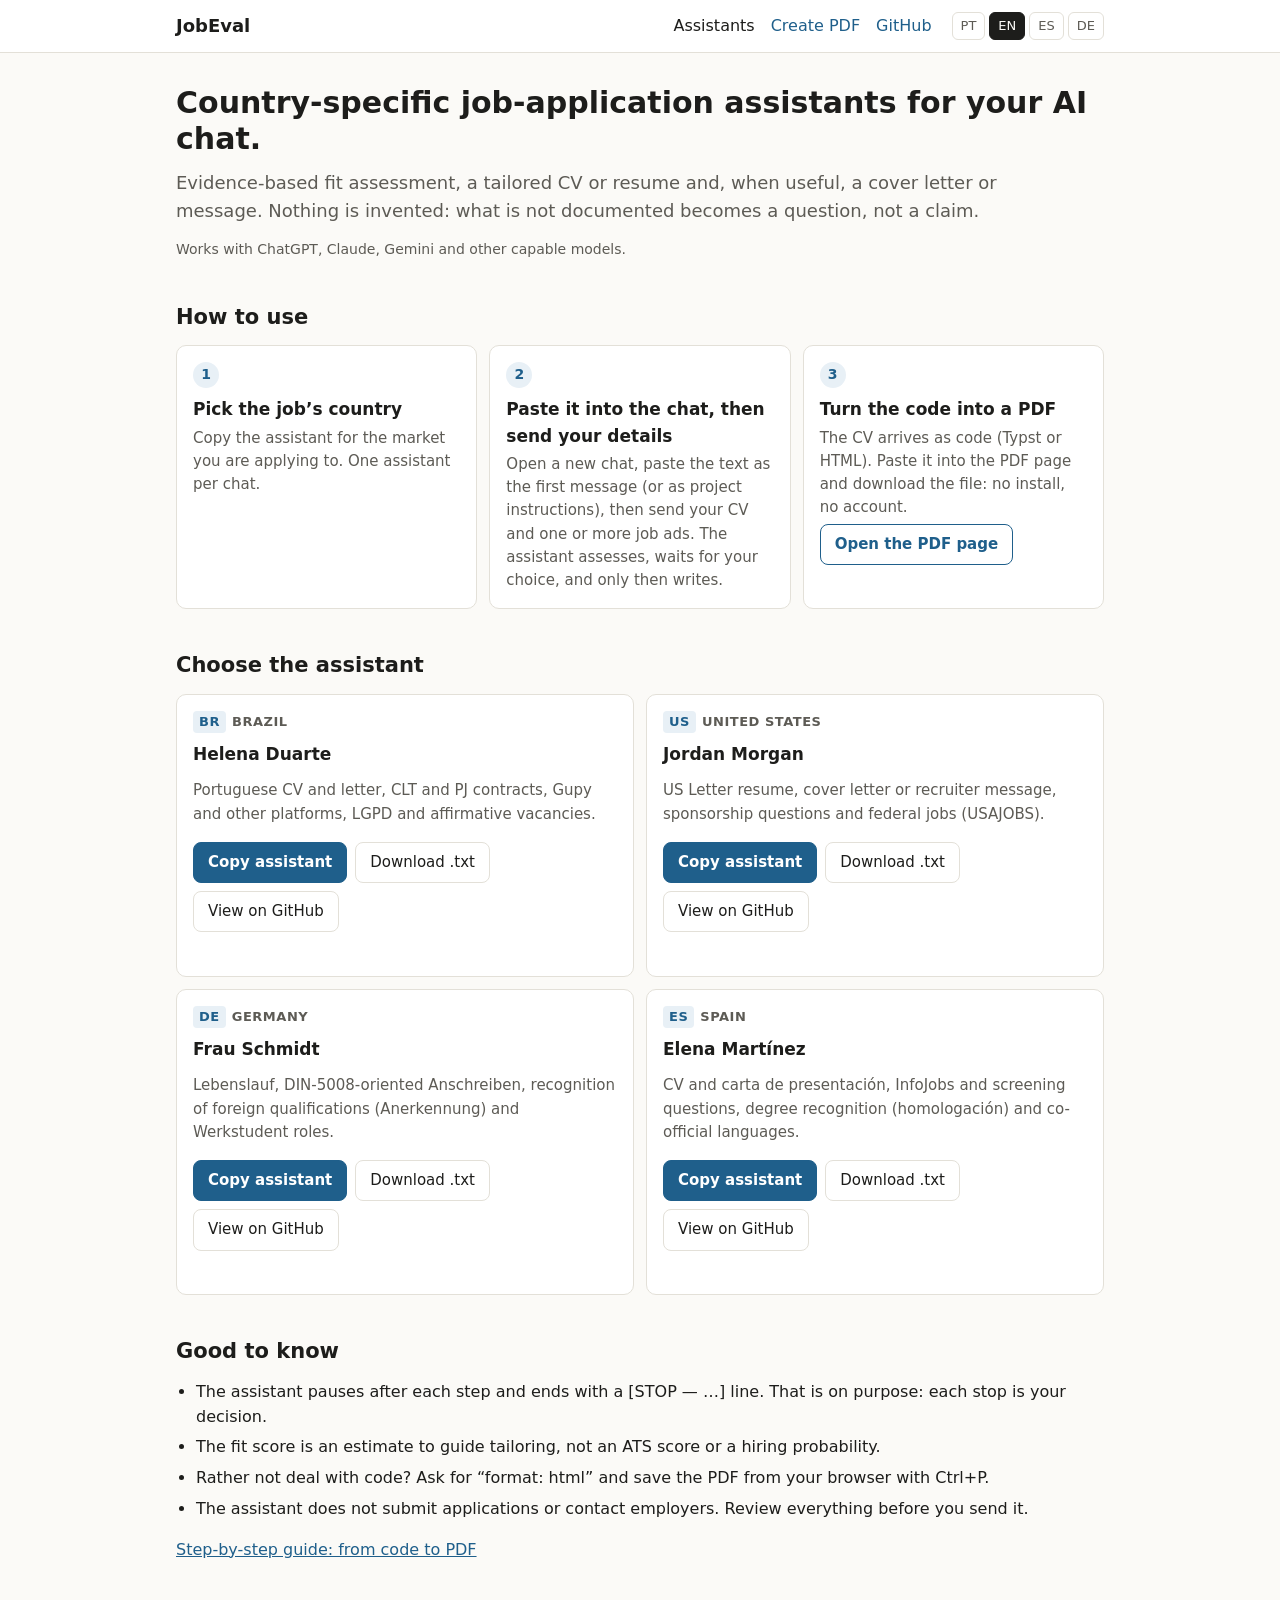
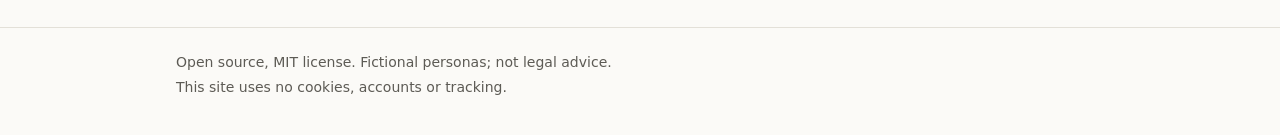
<file: docs/index.html>
<!DOCTYPE html>
<html lang="pt-BR" data-title-key="meta.title.home">
<head>
<meta charset="utf-8">
<meta name="viewport" content="width=device-width, initial-scale=1">
<meta http-equiv="Content-Security-Policy" content="default-src 'none'; script-src 'self'; style-src 'self'; img-src 'self' data:; connect-src https://raw.githubusercontent.com; base-uri 'none'; form-action 'none'">
<meta name="referrer" content="no-referrer">
<meta name="description" content="JobEval: country-specific job-application assistants (Brazil, United States, Germany, Spain) for any capable LLM, plus a no-install code-to-PDF tool.">
<title>JobEval</title>
<link rel="icon" href="data:image/svg+xml,%3Csvg xmlns='http://www.w3.org/2000/svg' viewBox='0 0 32 32'%3E%3Crect width='32' height='32' rx='6' fill='%231f5f8b'/%3E%3Ctext x='16' y='22' font-family='Georgia,serif' font-size='18' font-weight='700' text-anchor='middle' fill='white'%3EJ%3C/text%3E%3C/svg%3E">
<link rel="stylesheet" href="assets/site.css">
<script src="assets/i18n.js"></script>
<script src="assets/home.js" defer></script>
</head>
<body>
<header class="topbar">
  <div class="wrap">
    <a class="brand" href="./">JobEval</a>
    <nav class="nav" aria-label="JobEval">
      <a href="./" aria-current="page" data-i18n="nav.home">Assistentes</a>
      <a href="pdf.html" data-i18n="nav.pdf">Gerar PDF</a>
      <a href="https://github.com/MaloneFreak/JobEval" data-i18n="nav.github">GitHub</a>
    </nav>
    <div class="langs" role="group" aria-label="Language">
      <button type="button" data-lang="pt" aria-pressed="false">PT</button>
      <button type="button" data-lang="en" aria-pressed="false">EN</button>
      <button type="button" data-lang="es" aria-pressed="false">ES</button>
      <button type="button" data-lang="de" aria-pressed="false">DE</button>
    </div>
  </div>
</header>

<main class="wrap">
  <h1 data-i18n="home.title">Assistentes de candidatura por país, para usar no seu chat de IA.</h1>
  <p class="lead" data-i18n="home.lead"></p>
  <p class="note" data-i18n="home.works"></p>

  <h2 data-i18n="steps.title">Como usar</h2>
  <ol class="steps">
    <li>
      <h3 data-i18n="step1.title"></h3>
      <p data-i18n="step1.text"></p>
    </li>
    <li>
      <h3 data-i18n="step2.title"></h3>
      <p data-i18n="step2.text"></p>
    </li>
    <li>
      <h3 data-i18n="step3.title"></h3>
      <p data-i18n="step3.text"></p>
      <p><a class="btn secondary" href="pdf.html" data-i18n="step3.cta">Abrir a página de PDF</a></p>
    </li>
  </ol>

  <h2 data-i18n="personas.title">Escolha o assistente</h2>
  <div class="cards" id="cards"></div>

  <h2 data-i18n="tips.title">Bom saber</h2>
  <ul class="tips">
    <li data-i18n="tip1"></li>
    <li data-i18n="tip2"></li>
    <li data-i18n="tip3"></li>
    <li data-i18n="tip4"></li>
  </ul>
  <p><a href="https://github.com/MaloneFreak/JobEval/blob/main/docs/guides/pdf.pt-BR.md" data-i18n-href="guide.href" data-i18n="guide.link">Guia passo a passo</a></p>
</main>

<footer>
  <div class="wrap">
    <p data-i18n="footer.license"></p>
    <p data-i18n="footer.privacy"></p>
  </div>
</footer>

<template id="card-template">
  <article class="card">
    <div class="market"><span class="badge"></span><span class="market-name"></span></div>
    <h3 class="persona-name"></h3>
    <p class="desc"></p>
    <div class="version"></div>
    <div class="actions">
      <button type="button" class="btn copy"></button>
      <a class="btn quiet download"></a>
      <a class="btn quiet view"></a>
    </div>
    <div class="feedback" role="status" aria-live="polite"></div>
  </article>
</template>
</body>
</html>
</file>
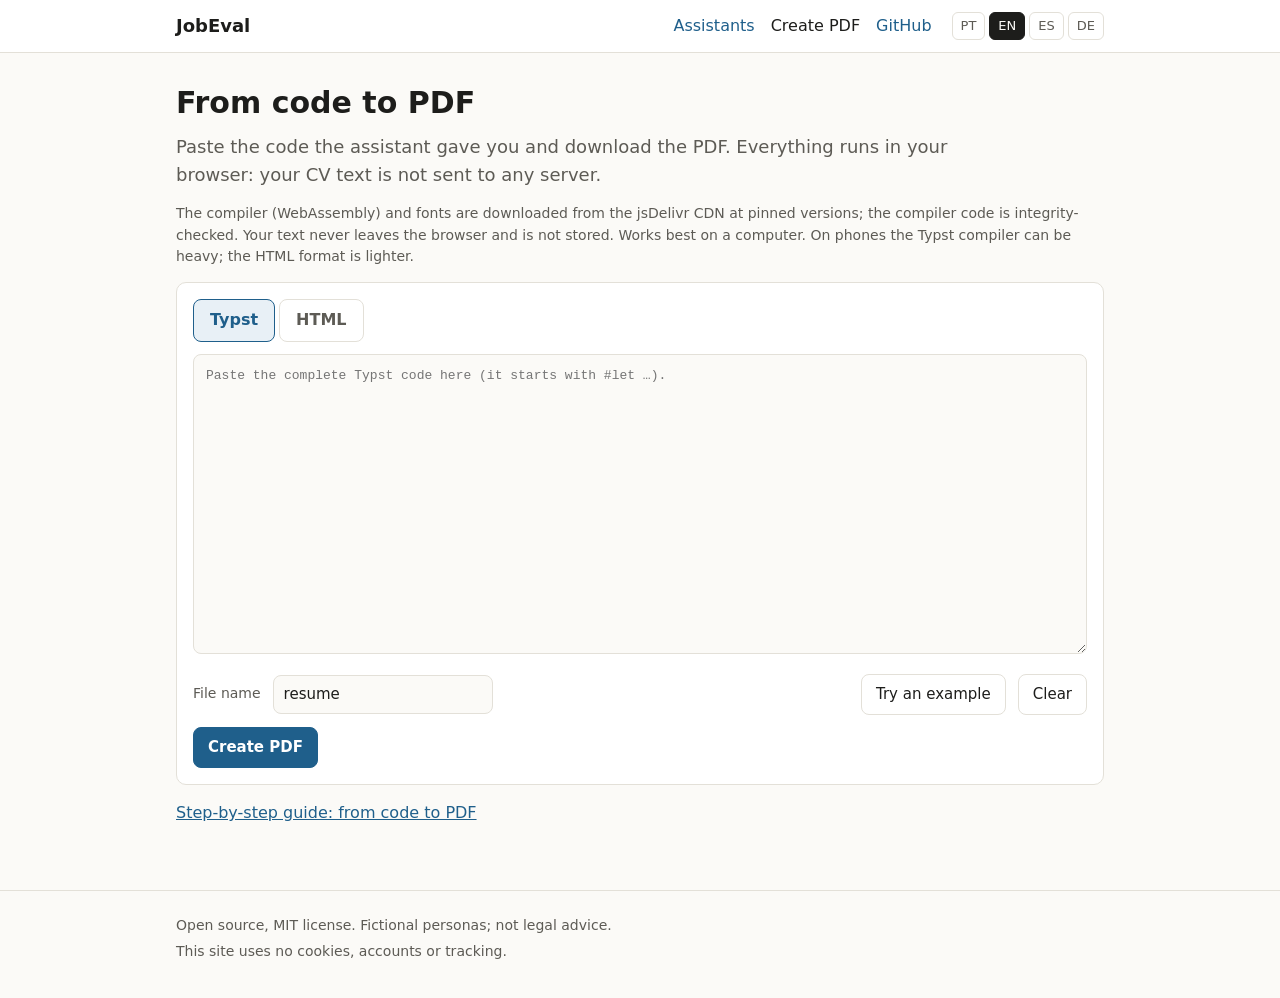
<file: docs/pdf.html>
<!DOCTYPE html>
<html lang="pt-BR" data-title-key="meta.title.pdf">
<head>
<meta charset="utf-8">
<meta name="viewport" content="width=device-width, initial-scale=1">
<meta http-equiv="Content-Security-Policy" content="default-src 'none'; script-src 'self' https://cdn.jsdelivr.net 'wasm-unsafe-eval' 'unsafe-eval'; style-src 'self' 'unsafe-inline'; img-src 'self' data: blob:; connect-src https://cdn.jsdelivr.net https://raw.githubusercontent.com; frame-src 'self' blob:; base-uri 'none'; form-action 'none'">
<meta name="referrer" content="no-referrer">
<meta name="description" content="Turn the Typst or HTML code from a JobEval assistant into a PDF, in the browser, without installing anything.">
<title>JobEval – PDF</title>
<link rel="icon" href="data:image/svg+xml,%3Csvg xmlns='http://www.w3.org/2000/svg' viewBox='0 0 32 32'%3E%3Crect width='32' height='32' rx='6' fill='%231f5f8b'/%3E%3Ctext x='16' y='22' font-family='Georgia,serif' font-size='18' font-weight='700' text-anchor='middle' fill='white'%3EJ%3C/text%3E%3C/svg%3E">
<link rel="stylesheet" href="assets/site.css">
<script src="assets/i18n.js"></script>
<script src="assets/pdf.js" defer></script>
</head>
<body>
<header class="topbar">
  <div class="wrap">
    <a class="brand" href="./">JobEval</a>
    <nav class="nav" aria-label="JobEval">
      <a href="./" data-i18n="nav.home">Assistentes</a>
      <a href="pdf.html" aria-current="page" data-i18n="nav.pdf">Gerar PDF</a>
      <a href="https://github.com/MaloneFreak/JobEval" data-i18n="nav.github">GitHub</a>
    </nav>
    <div class="langs" role="group" aria-label="Language">
      <button type="button" data-lang="pt" aria-pressed="false">PT</button>
      <button type="button" data-lang="en" aria-pressed="false">EN</button>
      <button type="button" data-lang="es" aria-pressed="false">ES</button>
      <button type="button" data-lang="de" aria-pressed="false">DE</button>
    </div>
  </div>
</header>

<main class="wrap">
  <h1 data-i18n="pdf.title">Do código ao PDF</h1>
  <p class="lead" data-i18n="pdf.lead"></p>
  <p class="note"><span data-i18n="pdf.privacy"></span> <span data-i18n="pdf.device"></span></p>

  <section class="panel" aria-labelledby="tab-typst">
    <div class="tabs" role="tablist">
      <button type="button" role="tab" id="tab-typst" aria-selected="true" aria-controls="source" data-mode="typst" data-i18n="tab.typst">Typst</button>
      <button type="button" role="tab" id="tab-html" aria-selected="false" aria-controls="source" data-mode="html" data-i18n="tab.html">HTML</button>
    </div>

    <textarea id="source" spellcheck="false" autocomplete="off" autocapitalize="off" aria-label="Code" data-i18n-placeholder="pdf.placeholder.typst"></textarea>

    <div class="row">
      <label for="filename" data-i18n="pdf.filename">Nome do arquivo</label>
      <input type="text" id="filename" autocomplete="off">
      <span class="spacer"></span>
      <button type="button" class="btn quiet" id="example" data-i18n="pdf.example">Usar exemplo</button>
      <button type="button" class="btn quiet" id="clear" data-i18n="pdf.clear">Limpar</button>
    </div>

    <div class="row" id="typst-actions">
      <button type="button" class="btn" id="generate" data-i18n="pdf.generate">Gerar PDF</button>
    </div>

    <div class="row hidden" id="html-actions">
      <button type="button" class="btn" id="html-preview" data-i18n="html.preview">Visualizar</button>
      <button type="button" class="btn secondary" id="html-print" data-i18n="html.print">Imprimir / salvar PDF</button>
      <button type="button" class="btn quiet" id="html-download" data-i18n="html.download">Baixar .html</button>
    </div>

    <div class="status" id="status" role="status" aria-live="polite"></div>

    <div class="result hidden" id="result">
      <h3><span data-i18n="pdf.done">PDF pronto.</span> <span id="pages"></span></h3>
      <div class="row">
        <a class="btn" id="pdf-download" data-i18n="pdf.download">Baixar PDF</a>
        <a class="btn secondary" id="pdf-open" target="_blank" rel="noopener" data-i18n="pdf.open">Abrir em nova aba</a>
      </div>
      <p data-i18n="pdf.check.title"></p>
      <ul>
        <li data-i18n="pdf.check1"></li>
        <li data-i18n="pdf.check2"></li>
        <li data-i18n="pdf.check3"></li>
      </ul>
    </div>

    <div class="error-box hidden" id="error-box">
      <h3 data-i18n="pdf.error.title">O código não compilou</h3>
      <p data-i18n="pdf.error.hint"></p>
      <pre class="diag" id="diag"></pre>
      <button type="button" class="btn quiet" id="copy-error" data-i18n="pdf.error.copy">Copiar erro</button>
    </div>

    <div class="hidden" id="html-panel">
      <p class="note"><span data-i18n="html.printHint"></span> <span data-i18n="html.safe"></span></p>
      <div class="preview">
        <iframe id="html-frame" title="Preview" sandbox="allow-same-origin allow-modals"></iframe>
      </div>
    </div>
  </section>

  <p><a href="https://github.com/MaloneFreak/JobEval/blob/main/docs/guides/pdf.pt-BR.md" data-i18n-href="guide.href" data-i18n="guide.link">Guia passo a passo</a></p>
</main>

<footer>
  <div class="wrap">
    <p data-i18n="footer.license"></p>
    <p data-i18n="footer.privacy"></p>
  </div>
</footer>
</body>
</html>
</file>
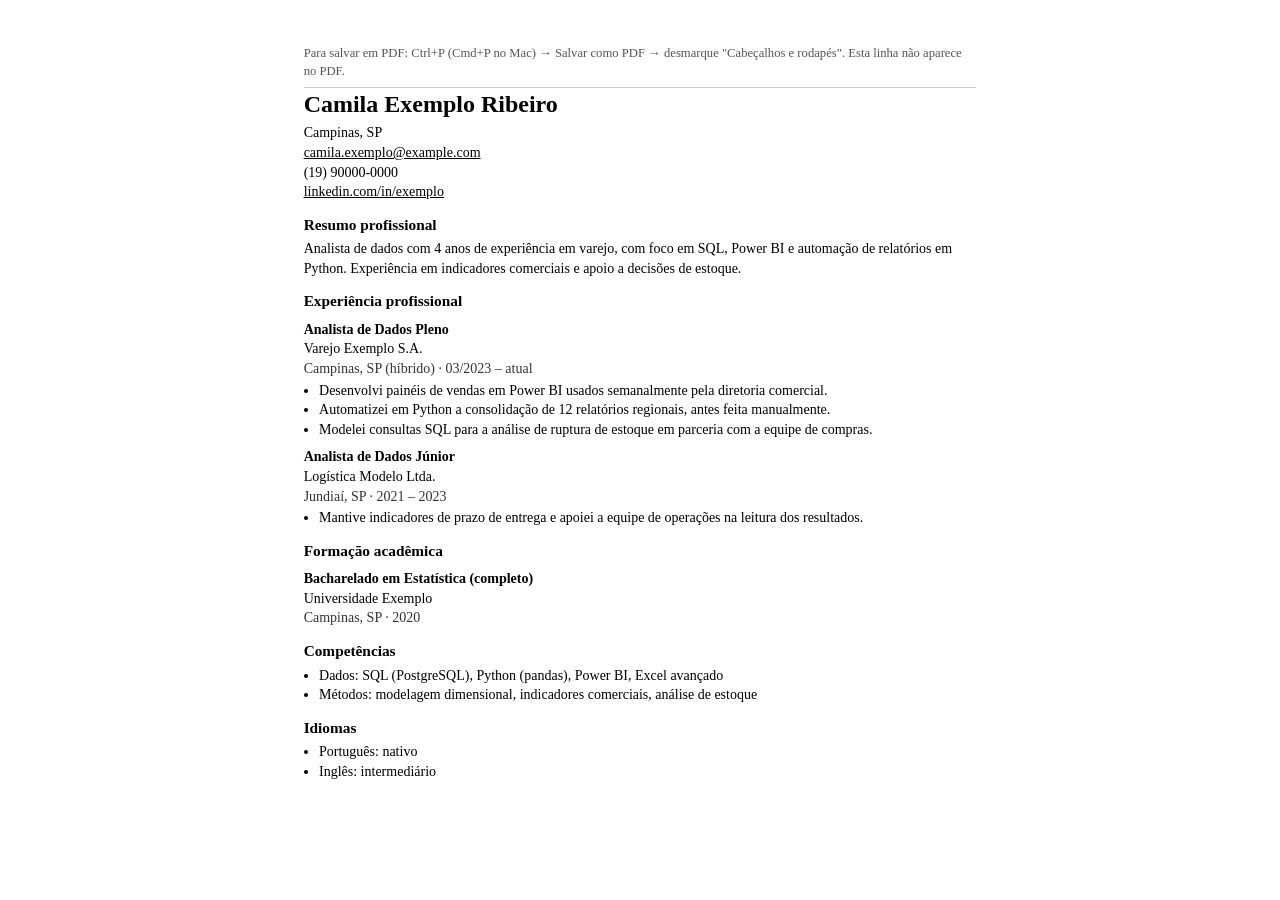
<file: examples/curriculo-exemplo.html>
<!DOCTYPE html>
<!-- Fictional example for demonstration only. Person, employers, contacts and dates are invented.
     Structure follows prompts/Helena-Duarte-Brasil.txt, section 10.3. -->
<html lang="pt-BR">
<head>
<meta charset="utf-8">
<title>Camila Exemplo Ribeiro – Currículo</title>
<style>
@page { size: A4; margin: 14mm 16mm; }
html { background: #fff; color: #000; }
body { margin: 0; font: 10.5pt/1.4 Georgia, "Times New Roman", serif; }
@media screen { body { max-width: 178mm; margin: 12mm auto; padding: 0 16px; } }
@media print { .screen-note { display: none; } }
.screen-note { color: #555; font-size: 9.5pt; border-bottom: 1px solid #ccc; padding-bottom: 6px; }
h1 { font-size: 18pt; margin: 0 0 2px; }
h2 { font-size: 11.5pt; margin: 12px 0 4px; }
h3 { font-size: 10.5pt; margin: 8px 0 0; }
p { margin: 0; }
.meta { color: #333; }
ul { margin: 2px 0 0; padding-left: 1.1em; }
a { color: #000; }
</style>
</head>
<body>
<p class="screen-note">Para salvar em PDF: Ctrl+P (Cmd+P no Mac) → Salvar como PDF → desmarque "Cabeçalhos e rodapés". Esta linha não aparece no PDF.</p>

<h1>Camila Exemplo Ribeiro</h1>
<p>Campinas, SP</p>
<p><a href="mailto:camila.exemplo@example.com">camila.exemplo@example.com</a></p>
<p>(19) 90000-0000</p>
<p><a href="https://www.linkedin.com/in/exemplo">linkedin.com/in/exemplo</a></p>

<h2>Resumo profissional</h2>
<p>Analista de dados com 4 anos de experiência em varejo, com foco em SQL, Power BI e automação de relatórios em Python. Experiência em indicadores comerciais e apoio a decisões de estoque.</p>

<h2>Experiência profissional</h2>
<h3>Analista de Dados Pleno</h3>
<p>Varejo Exemplo S.A.</p>
<p class="meta">Campinas, SP (híbrido) · 03/2023 – atual</p>
<ul>
<li>Desenvolvi painéis de vendas em Power BI usados semanalmente pela diretoria comercial.</li>
<li>Automatizei em Python a consolidação de 12 relatórios regionais, antes feita manualmente.</li>
<li>Modelei consultas SQL para a análise de ruptura de estoque em parceria com a equipe de compras.</li>
</ul>

<h3>Analista de Dados Júnior</h3>
<p>Logística Modelo Ltda.</p>
<p class="meta">Jundiaí, SP · 2021 – 2023</p>
<ul>
<li>Mantive indicadores de prazo de entrega e apoiei a equipe de operações na leitura dos resultados.</li>
</ul>

<h2>Formação acadêmica</h2>
<h3>Bacharelado em Estatística (completo)</h3>
<p>Universidade Exemplo</p>
<p class="meta">Campinas, SP · 2020</p>

<h2>Competências</h2>
<ul>
<li>Dados: SQL (PostgreSQL), Python (pandas), Power BI, Excel avançado</li>
<li>Métodos: modelagem dimensional, indicadores comerciais, análise de estoque</li>
</ul>

<h2>Idiomas</h2>
<ul>
<li>Português: nativo</li>
<li>Inglês: intermediário</li>
</ul>
</body>
</html>
</file>
<file: docs/assets/site.css>
:root {
  --bg: #fbfaf7;
  --surface: #ffffff;
  --text: #1d1d1b;
  --muted: #5d5b55;
  --line: #e3e0d8;
  --accent: #1f5f8b;
  --accent-text: #ffffff;
  --accent-soft: #e8f0f6;
  --ok: #1e6b3a;
  --ok-soft: #e6f2ea;
  --err: #9b2c2c;
  --err-soft: #f8e9e9;
  --radius: 10px;
  --mono: ui-monospace, "SFMono-Regular", Menlo, Consolas, "Liberation Mono", monospace;
  --sans: system-ui, -apple-system, "Segoe UI", Roboto, "Helvetica Neue", Arial, sans-serif;
  color-scheme: light;
}

@media (prefers-color-scheme: dark) {
  :root {
    --bg: #161614;
    --surface: #1f1f1c;
    --text: #ecebe6;
    --muted: #a9a69d;
    --line: #34332e;
    --accent: #7fb6dd;
    --accent-text: #0f1a22;
    --accent-soft: #1d2a33;
    --ok: #8fd1a5;
    --ok-soft: #18291e;
    --err: #f0a3a3;
    --err-soft: #2f1b1b;
    color-scheme: dark;
  }
}

* { box-sizing: border-box; }

html { -webkit-text-size-adjust: 100%; }

body {
  margin: 0;
  background: var(--bg);
  color: var(--text);
  font: 16px/1.55 var(--sans);
}

a { color: var(--accent); }

.wrap {
  max-width: 960px;
  margin: 0 auto;
  padding: 0 16px;
}

.topbar {
  border-bottom: 1px solid var(--line);
  background: var(--surface);
}

.topbar .wrap {
  display: flex;
  flex-wrap: wrap;
  align-items: center;
  gap: 8px 20px;
  padding-top: 12px;
  padding-bottom: 12px;
}

.brand {
  font-weight: 700;
  font-size: 18px;
  color: var(--text);
  text-decoration: none;
  margin-right: auto;
}

.nav { display: flex; gap: 16px; flex-wrap: wrap; }
.nav a { text-decoration: none; font-weight: 500; }
.nav a[aria-current="page"] { color: var(--text); }

.langs { display: flex; gap: 4px; }
.langs button {
  font: inherit;
  font-size: 13px;
  padding: 3px 8px;
  border: 1px solid var(--line);
  border-radius: 6px;
  background: transparent;
  color: var(--muted);
  cursor: pointer;
}
.langs button[aria-pressed="true"] {
  background: var(--text);
  color: var(--bg);
  border-color: var(--text);
}

main.wrap { padding-top: 32px; padding-bottom: 48px; }

h1 { font-size: 30px; line-height: 1.2; margin: 0 0 12px; }
h2 { font-size: 21px; margin: 40px 0 12px; }
h3 { font-size: 17px; margin: 0 0 4px; }

.lead { font-size: 18px; color: var(--muted); max-width: 46em; margin: 0 0 8px; }
.note { color: var(--muted); font-size: 14px; }

.steps {
  display: grid;
  grid-template-columns: repeat(auto-fit, minmax(240px, 1fr));
  gap: 12px;
  counter-reset: step;
  padding: 0;
  margin: 0;
  list-style: none;
}
.steps li {
  background: var(--surface);
  border: 1px solid var(--line);
  border-radius: var(--radius);
  padding: 16px;
}
.steps li::before {
  counter-increment: step;
  content: counter(step);
  display: inline-grid;
  place-items: center;
  width: 26px;
  height: 26px;
  border-radius: 50%;
  background: var(--accent-soft);
  color: var(--accent);
  font-weight: 700;
  font-size: 14px;
  margin-bottom: 8px;
}
.steps p { margin: 4px 0 0; color: var(--muted); font-size: 15px; }

.cards {
  display: grid;
  grid-template-columns: repeat(auto-fill, minmax(min(100%, 380px), 1fr));
  gap: 12px;
}
.card {
  background: var(--surface);
  border: 1px solid var(--line);
  border-radius: var(--radius);
  padding: 16px;
  display: flex;
  flex-direction: column;
  gap: 8px;
}
.card .market {
  font-size: 13px;
  font-weight: 600;
  letter-spacing: 0.04em;
  text-transform: uppercase;
  color: var(--muted);
}
.card .badge {
  display: inline-block;
  min-width: 28px;
  padding: 1px 6px;
  margin-right: 6px;
  border-radius: 4px;
  background: var(--accent-soft);
  color: var(--accent);
  text-align: center;
}
.card p { margin: 0; color: var(--muted); font-size: 15px; flex: 1; }
.card .version { font-size: 13px; color: var(--muted); }
.card .actions { display: flex; flex-wrap: wrap; gap: 8px; align-items: center; }
.card .feedback { font-size: 14px; min-height: 1.4em; }

.btn {
  display: inline-flex;
  align-items: center;
  justify-content: center;
  gap: 6px;
  font: inherit;
  font-size: 15px;
  font-weight: 600;
  padding: 8px 14px;
  border-radius: 8px;
  border: 1px solid var(--accent);
  background: var(--accent);
  color: var(--accent-text);
  cursor: pointer;
  text-decoration: none;
  min-height: 40px;
}
.btn.secondary {
  background: transparent;
  color: var(--accent);
}
.btn.quiet {
  border-color: var(--line);
  background: transparent;
  color: var(--text);
  font-weight: 500;
}
.btn:disabled { opacity: 0.55; cursor: progress; }
.btn:focus-visible, .langs button:focus-visible, .tabs button:focus-visible, textarea:focus-visible, input:focus-visible {
  outline: 3px solid var(--accent);
  outline-offset: 2px;
}

.tips { padding-left: 20px; margin: 0; }
.tips li { margin: 6px 0; }

.panel {
  background: var(--surface);
  border: 1px solid var(--line);
  border-radius: var(--radius);
  padding: 16px;
}

.tabs { display: flex; gap: 4px; margin-bottom: 12px; }
.tabs button {
  font: inherit;
  font-weight: 600;
  padding: 8px 16px;
  border: 1px solid var(--line);
  border-radius: 8px;
  background: transparent;
  color: var(--muted);
  cursor: pointer;
}
.tabs button[aria-selected="true"] {
  background: var(--accent-soft);
  color: var(--accent);
  border-color: var(--accent);
}

textarea {
  width: 100%;
  min-height: 300px;
  resize: vertical;
  font: 13px/1.45 var(--mono);
  padding: 12px;
  border: 1px solid var(--line);
  border-radius: 8px;
  background: var(--bg);
  color: var(--text);
}

.row {
  display: flex;
  flex-wrap: wrap;
  gap: 8px 12px;
  align-items: center;
  margin-top: 12px;
}
.row label { font-size: 14px; color: var(--muted); }
.row input[type="text"] {
  font: inherit;
  font-size: 15px;
  padding: 7px 10px;
  border: 1px solid var(--line);
  border-radius: 8px;
  background: var(--bg);
  color: var(--text);
  min-width: 0;
  width: 220px;
  max-width: 100%;
}
.spacer { flex: 1; }

.status {
  margin-top: 12px;
  padding: 10px 12px;
  border-radius: 8px;
  font-size: 15px;
}
.status:empty { display: none; }
.status.info { background: var(--accent-soft); }
.status.ok { background: var(--ok-soft); color: var(--ok); }
.status.err { background: var(--err-soft); color: var(--err); }

.result, .error-box { margin-top: 16px; }
.result h3, .error-box h3 { margin-bottom: 8px; }
.result ul { margin: 8px 0 0; padding-left: 20px; }

pre.diag {
  white-space: pre-wrap;
  word-break: break-word;
  font: 13px/1.45 var(--mono);
  background: var(--bg);
  border: 1px solid var(--line);
  border-radius: 8px;
  padding: 12px;
  margin: 8px 0;
  max-height: 260px;
  overflow: auto;
}

.preview {
  margin-top: 16px;
  border: 1px solid var(--line);
  border-radius: 8px;
  overflow: hidden;
  background: #fff;
}
.preview iframe {
  display: block;
  width: 100%;
  height: 640px;
  border: 0;
  background: #fff;
}

.hidden { display: none !important; }

footer {
  border-top: 1px solid var(--line);
  padding: 20px 0 32px;
  color: var(--muted);
  font-size: 14px;
}
footer p { margin: 4px 0; }

@media (max-width: 560px) {
  h1 { font-size: 25px; }
  .lead { font-size: 17px; }
  textarea { min-height: 240px; }
  .preview iframe { height: 480px; }
}
</file>
